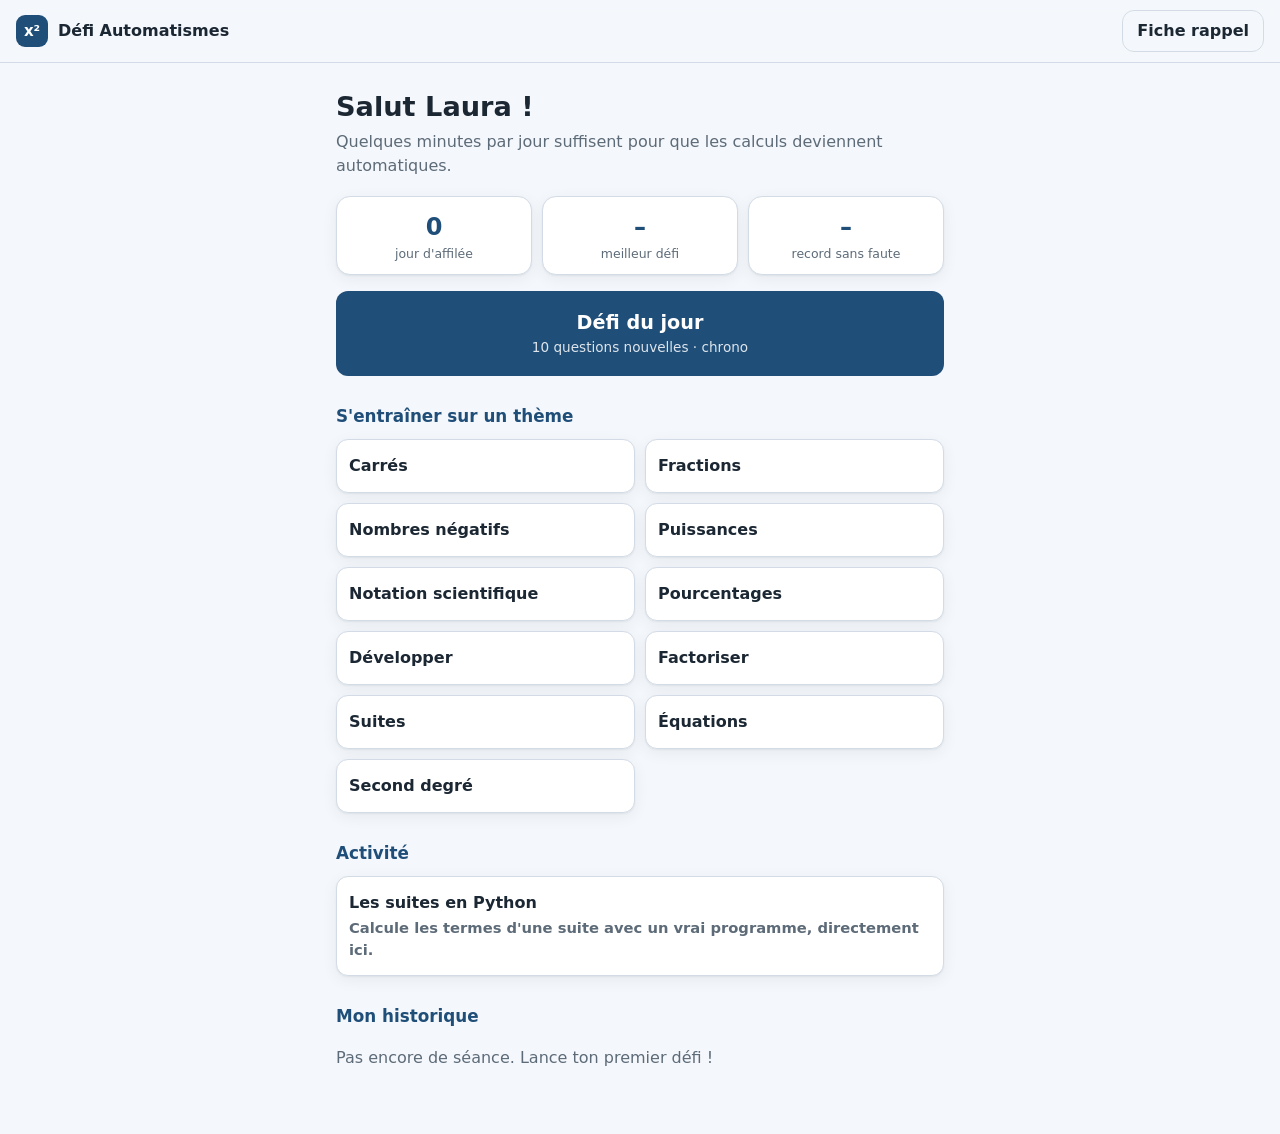
<file: index.html>
<!DOCTYPE html>
<html lang="fr">
<head>
  <meta charset="utf-8">
  <meta name="viewport" content="width=device-width, initial-scale=1">
  <title>Défi Automatismes</title>
  <meta name="description" content="Entraînement quotidien aux automatismes de calcul : carrés, fractions, puissances, développement, factorisation.">
  <link rel="icon" href="data:image/svg+xml,<svg xmlns='http://www.w3.org/2000/svg' viewBox='0 0 100 100'><rect width='100' height='100' rx='22' fill='%231F4E79'/><text x='50' y='68' font-size='52' text-anchor='middle' fill='white' font-family='Arial' font-weight='bold'>x²</text></svg>">
  <link rel="stylesheet" href="style.css">
</head>
<body>
  <header class="topbar">
    <button class="brand" id="homeBtn" type="button" aria-label="Accueil">
      <span class="logo">x²</span><span>Défi Automatismes</span>
    </button>
    <button class="ghost" id="rappelBtn" type="button">Fiche rappel</button>
  </header>

  <main id="app">
    <!-- Accueil -->
    <section id="home" class="screen">
      <h1 id="hello">Salut !</h1>
      <p class="lead">Quelques minutes par jour suffisent pour que les calculs deviennent automatiques.</p>

      <div class="stats" id="stats"></div>

      <button class="primary big" id="defiBtn" type="button">
        Défi du jour
        <small id="defiInfo">10 questions · chrono</small>
      </button>
      <p id="revoirInfo" class="revoir" hidden></p>

      <h2>S'entraîner sur un thème</h2>
      <div class="themes" id="themes"></div>

      <h2>Activité</h2>
      <a class="theme activity" href="suites.html">
        <b>Les suites en Python</b>
        <span class="muted small">Calcule les termes d'une suite avec un vrai programme, directement ici.</span>
      </a>

      <h2>Mon historique</h2>
      <div id="history" class="history"></div>
    </section>

    <!-- Quiz -->
    <section id="quiz" class="screen" hidden>
      <div class="quizhead">
        <span id="qTheme" class="chip"></span>
        <span id="qCount" class="muted"></span>
        <span id="qTimer" class="timer" aria-live="off">0:00</span>
      </div>
      <div class="progress"><div id="qBar"></div></div>

      <div class="card">
        <p id="qPrompt" class="prompt"></p>
        <form id="inputForm" class="inputrow" hidden autocomplete="off">
          <input id="answerInput" inputmode="text" placeholder="Ta réponse (ex. 3/4)" aria-label="Ta réponse">
          <button class="primary" type="submit">Valider</button>
        </form>
        <p id="inputHelp" class="muted small" hidden>Réponds avec un entier, un décimal (<b>1,15</b>) ou une fraction (<b>11/12</b>). Pour un nombre négatif, mets un moins devant : <b>-4</b> ou <b>-1/3</b>.</p>
        <div id="choices" class="choices" hidden></div>
        <div id="feedback" class="feedback" hidden></div>
        <button id="nextBtn" class="primary" type="button" hidden>Suivant</button>
      </div>
    </section>

    <!-- Résultat -->
    <section id="result" class="screen" hidden>
      <h1 id="rTitle"></h1>
      <div class="scorebox">
        <div><span id="rScore" class="bignum"></span><span class="muted">score</span></div>
        <div><span id="rTime" class="bignum"></span><span class="muted">temps</span></div>
      </div>
      <p id="rMsg" class="lead"></p>
      <div id="rErrors"></div>
      <div class="row">
        <button class="primary" id="againBtn" type="button">Recommencer</button>
        <button class="ghost" id="backBtn" type="button">Accueil</button>
      </div>
    </section>
  </main>

  <!-- Fiche rappel -->
  <dialog id="rappel">
    <div class="dialoghead">
      <h2>Fiche rappel</h2>
      <button class="ghost" id="closeRappel" type="button" aria-label="Fermer">✕</button>
    </div>
    <h3>Identités remarquables</h3>
    <ul class="formulas">
      <li>(a + b)<sup>2</sup> = a<sup>2</sup> + 2ab + b<sup>2</sup></li>
      <li>(a − b)<sup>2</sup> = a<sup>2</sup> − 2ab + b<sup>2</sup></li>
      <li>(a + b)(a − b) = a<sup>2</sup> − b<sup>2</sup></li>
    </ul>
    <p class="note">Piège : (2x)<sup>2</sup> = 2x × 2x = <b>4x<sup>2</sup></b>. Le nombre devant le x est aussi au carré !</p>
    <p class="muted small">De gauche à droite, on développe ; de droite à gauche, on factorise.</p>
    <h3>Puissances (a et b non nuls)</h3>
    <ul class="formulas">
      <li>a<sup>n</sup> × a<sup>m</sup> = a<sup>n+m</sup></li>
      <li>a<sup>n</sup> / a<sup>m</sup> = a<sup>n−m</sup></li>
      <li>(a<sup>n</sup>)<sup>m</sup> = a<sup>n×m</sup></li>
      <li>(a × b)<sup>n</sup> = a<sup>n</sup> × b<sup>n</sup></li>
      <li>a<sup>0</sup> = 1 &nbsp;·&nbsp; a<sup>−n</sup> = 1 / a<sup>n</sup></li>
    </ul>
    <h3>Fractions</h3>
    <ul class="formulas">
      <li>Addition : on met au même dénominateur.</li>
      <li>Multiplication : numérateurs ensemble, dénominateurs ensemble.</li>
      <li>Division : on multiplie par l'inverse.</li>
    </ul>
    <h3>Nombres négatifs</h3>
    <ul class="formulas">
      <li>Signes différents : on soustrait les distances à zéro et on garde le signe du plus éloigné de zéro. <span class="muted">(−7) + 3 = −4</span></li>
      <li>Soustraire, c'est ajouter l'opposé. <span class="muted">4 − (−6) = 4 + 6 = 10</span></li>
      <li>Produit ou quotient : moins par moins donne plus, un seul moins donne moins. <span class="muted">(−3) × (−5) = 15 ; (−24) ÷ 6 = −4</span></li>
      <li>(−3)<sup>2</sup> = 9 mais −3<sup>2</sup> = −9 : sans parenthèses, le carré ne porte que sur 3.</li>
    </ul>
    <h3>Équations du premier degré</h3>
    <ul class="formulas">
      <li>La balance : ce que je fais d'un côté du signe =, je le fais de l'autre.</li>
      <li>1. Je regroupe les x d'un côté et les nombres de l'autre (en ajoutant ou en soustrayant). 2. Je divise par le nombre devant x. <span class="muted">2x − 5 = 11 → 2x = 16 → x = 8</span></li>
      <li>On divise par le nombre devant x avec son signe. <span class="muted">−4x = 16 → x = 16 ÷ (−4) = −4</span></li>
      <li>x divisé par un nombre : on multiplie. <span class="muted">x/3 = 4 → x = 12</span></li>
      <li>Je vérifie en remplaçant x par ma solution.</li>
    </ul>
    <h3>Équations du second degré</h3>
    <ul class="formulas">
      <li>Produit nul : A × B = 0 si A = 0 ou B = 0. <span class="muted">(x − 3)(x + 5) = 0 → x = 3 ou x = −5</span></li>
      <li>x<sup>2</sup> = a : deux solutions √a et −√a si a &gt; 0, aucune si a &lt; 0.</li>
      <li>ax<sup>2</sup> + bx + c = 0 : Δ = b<sup>2</sup> − 4ac.</li>
      <li>Δ &gt; 0 : x = (−b − √Δ) / (2a) ou x = (−b + √Δ) / (2a). Δ = 0 : x = −b / (2a). Δ &lt; 0 : aucune solution.</li>
    </ul>
    <h3>Pourcentages</h3>
    <ul class="formulas">
      <li>Augmenter de t % : multiplier par 1 + t/100. <span class="muted">+15 % → × 1,15</span></li>
      <li>Diminuer de t % : multiplier par 1 − t/100. <span class="muted">−20 % → × 0,8</span></li>
      <li>Évolutions successives : on multiplie les coefficients.</li>
      <li>Taux moyen sur n périodes : coefficient moyen = (coefficient global)<sup>1/n</sup>. <span class="muted">+21 % en 2 ans → 1,21<sup>1/2</sup> = 1,1 → +10 %/an</span></li>
      <li>Indice base 100 : taux depuis la base = indice − 100. Entre deux indices, on calcule (I<sub>2</sub> − I<sub>1</sub>) ÷ I<sub>1</sub> × 100.</li>
    </ul>
    <h3>Suites</h3>
    <ul class="formulas">
      <li>Arithmétique (on ajoute r) : u<sub>n</sub> = u<sub>0</sub> + n × r</li>
      <li>Géométrique (on multiplie par q) : v<sub>n</sub> = v<sub>0</sub> × q<sup>n</sup></li>
      <li>1 + 2 + … + n = n(n + 1) / 2</li>
      <li>Somme arithmétique = nombre de termes × (premier + dernier) / 2</li>
      <li>Somme géométrique = premier terme × (1 − q<sup>N</sup>) / (1 − q), avec N le nombre de termes</li>
      <li>Attention : de u<sub>0</sub> à u<sub>n</sub>, il y a n + 1 termes.</li>
    </ul>
    <h3>Carrés à connaître</h3>
    <div class="squares" id="squares"></div>
  </dialog>

  <script src="questions.js"></script>
  <script src="app.js"></script>
</body>
</html>
</file>
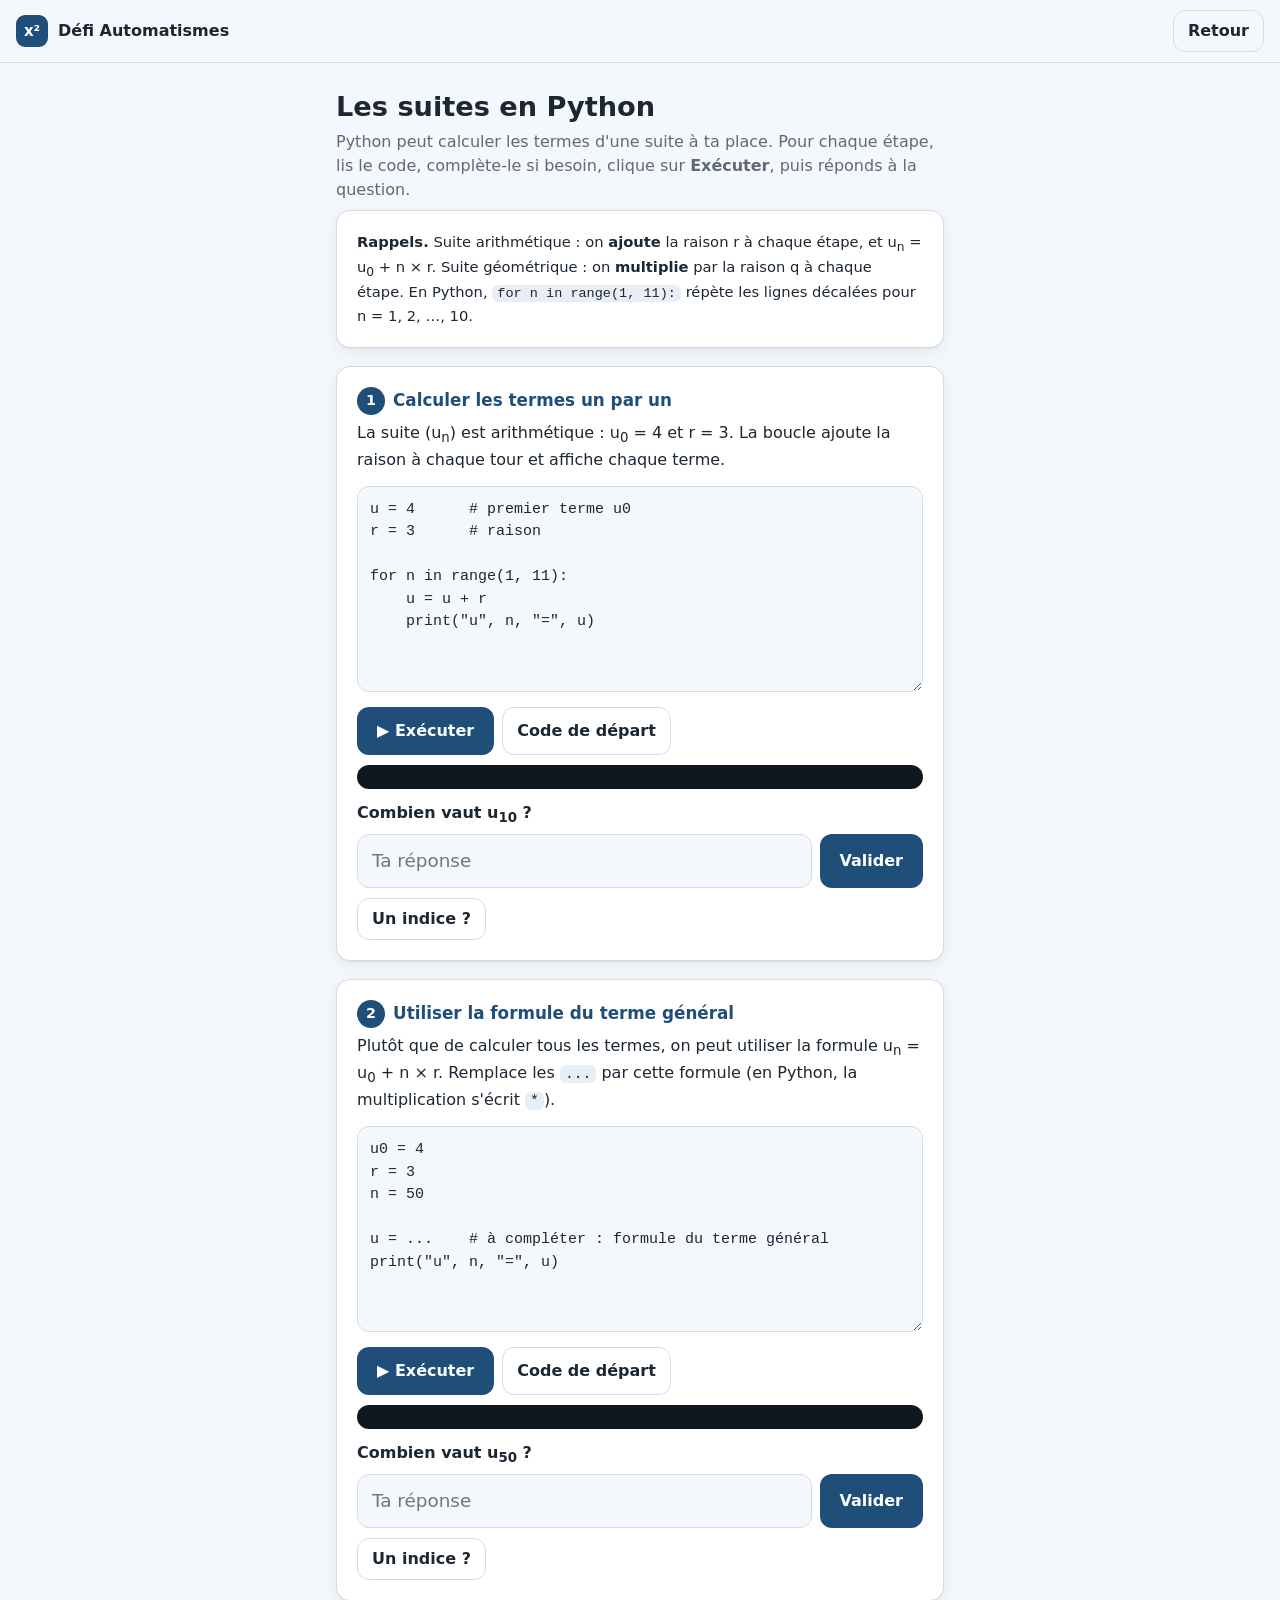
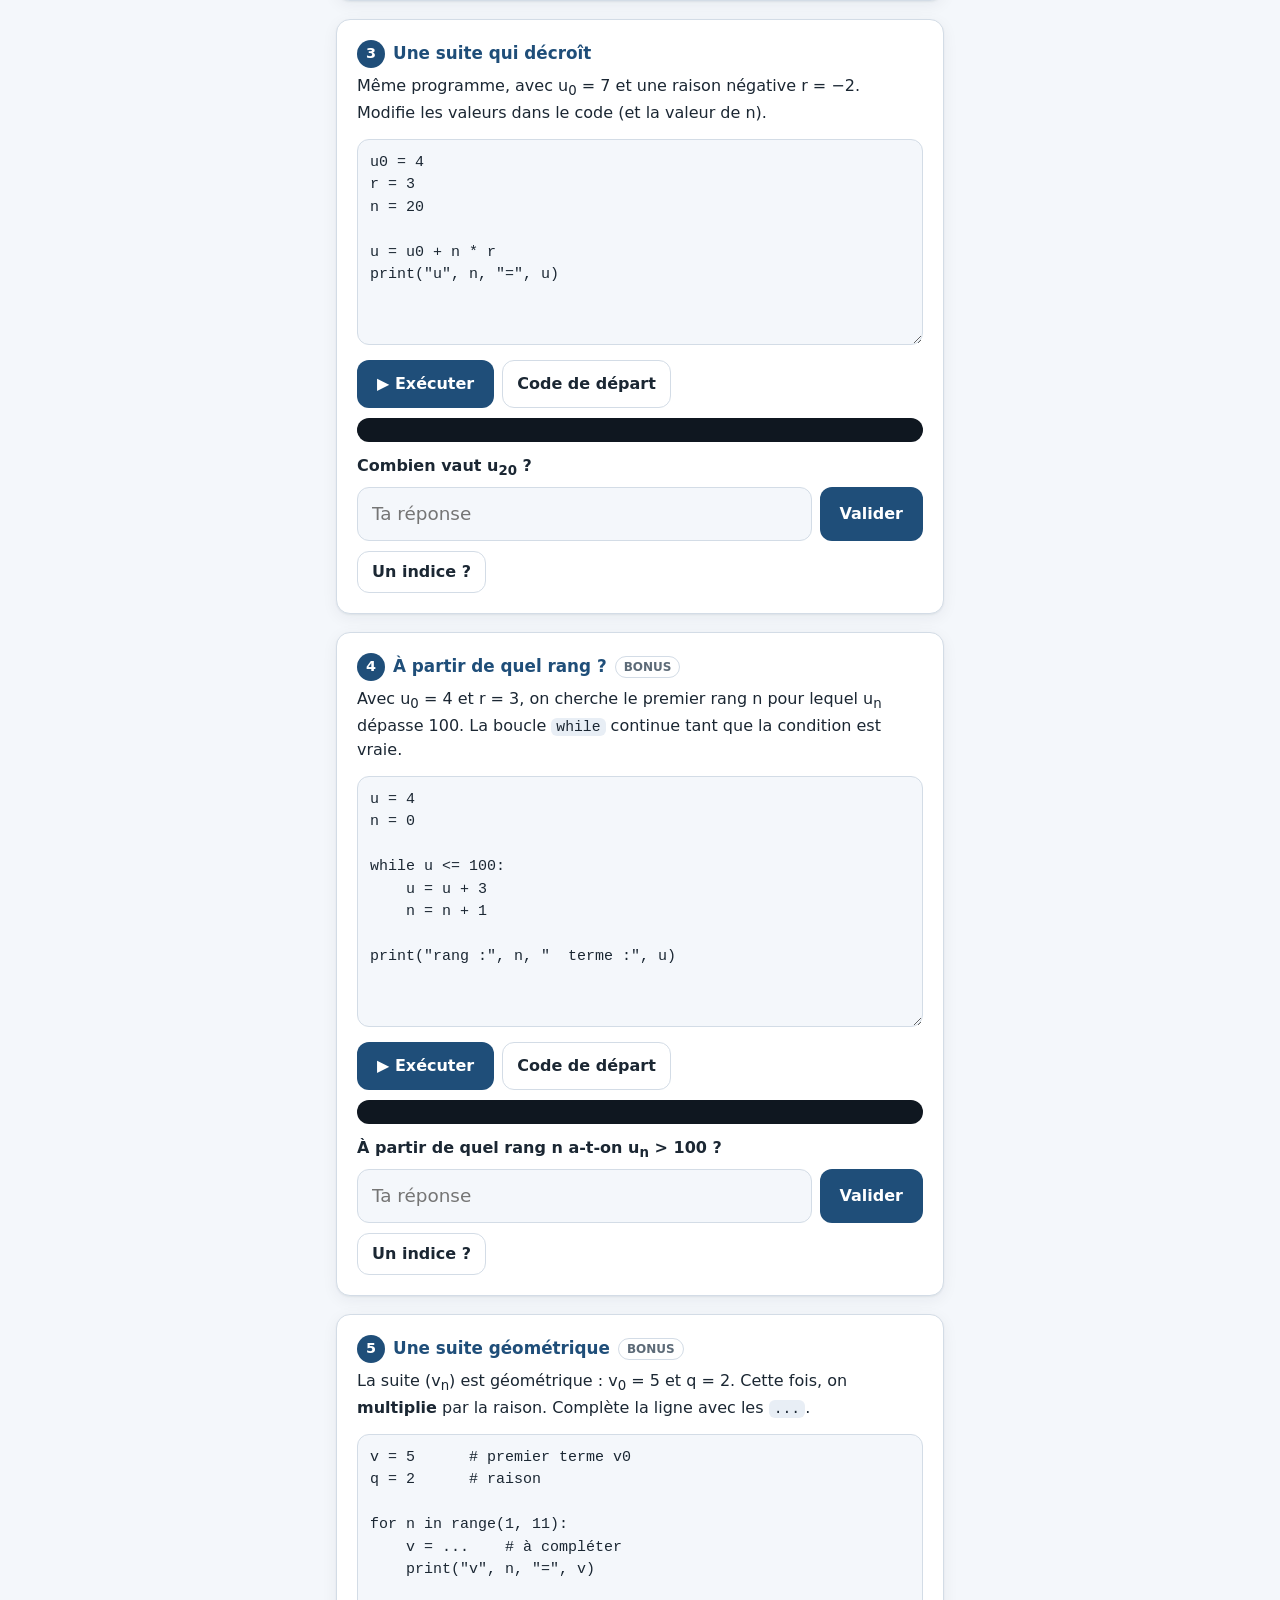
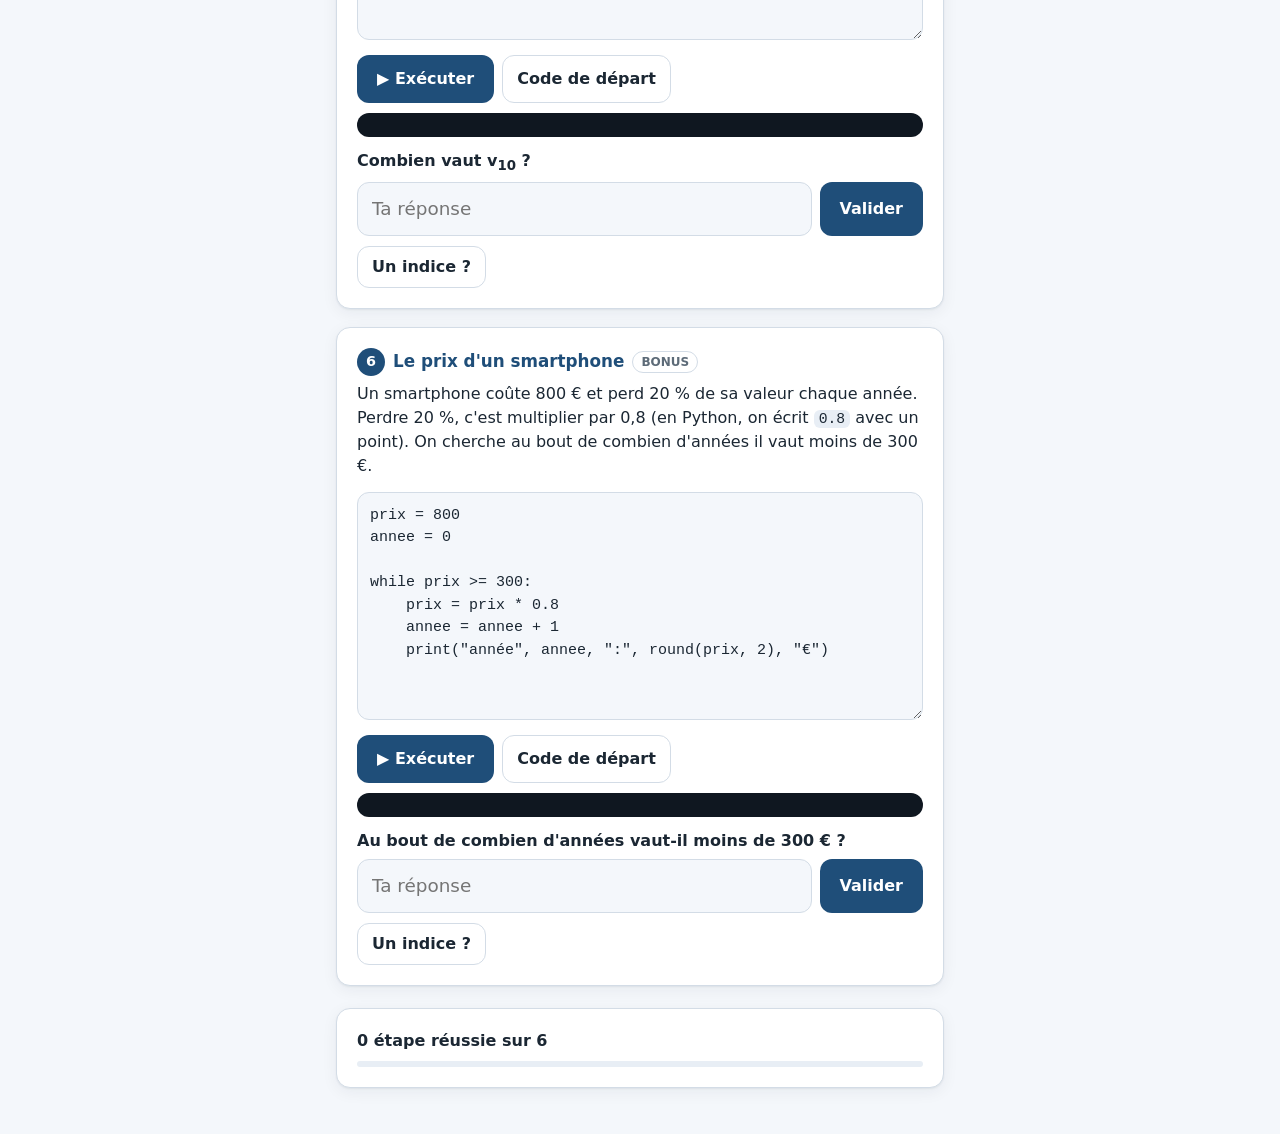
<file: suites.html>
<!DOCTYPE html>
<html lang="fr">
<head>
  <meta charset="utf-8">
  <meta name="viewport" content="width=device-width, initial-scale=1">
  <title>Suites en Python</title>
  <meta name="description" content="Activité : calculer les termes d'une suite avec Python, directement dans le navigateur.">
  <link rel="icon" href="data:image/svg+xml,<svg xmlns='http://www.w3.org/2000/svg' viewBox='0 0 100 100'><rect width='100' height='100' rx='22' fill='%231F4E79'/><text x='50' y='66' font-size='46' text-anchor='middle' fill='white' font-family='Arial' font-weight='bold'>uₙ</text></svg>">
  <link rel="stylesheet" href="style.css">
  <style>
    .intro { margin-bottom: 8px; }
    .step { margin-top: 18px; }
    .step h2 { margin: 0 0 6px; display: flex; align-items: center; gap: 8px; }
    .step h2 .num {
      display: inline-grid; place-items: center; width: 28px; height: 28px; border-radius: 50%;
      background: var(--accent); color: var(--surface); font-size: .9rem; flex: none;
    }
    .step.done h2 .num { background: var(--ok); }
    .step p { margin: 6px 0; }
    .bonus { font-size: .75rem; font-weight: 700; color: var(--muted); border: 1px solid var(--line); border-radius: 99px; padding: 1px 8px; }
    textarea.code {
      width: 100%; min-height: 140px; resize: vertical; margin-top: 8px;
      font: 15px/1.5 ui-monospace, SFMono-Regular, Menlo, Consolas, monospace;
      padding: 12px; border-radius: 12px; border: 1px solid var(--line);
      background: var(--bg); color: var(--text); tab-size: 4; white-space: pre;
    }
    textarea.code:focus { outline: none; border-color: var(--accent-2); }
    .toolbar { display: flex; gap: 8px; flex-wrap: wrap; margin-top: 8px; }
    .toolbar .ghost { padding: 10px 14px; }
    pre.out {
      margin: 10px 0 0; padding: 12px; border-radius: 12px; min-height: 1.5em;
      background: #0f1720; color: #d9e5ef; font: 14px/1.5 ui-monospace, Menlo, Consolas, monospace;
      white-space: pre-wrap; overflow-wrap: anywhere;
    }
    pre.out.err { color: #ffb4b4; }
    .ask { margin-top: 12px; }
    .ask label { display: block; font-weight: 600; margin-bottom: 6px; }
    .hint { margin-top: 10px; padding: 10px 12px; border-radius: 10px; background: var(--warn-soft); font-size: .93rem; }
    .loading { font-size: .9rem; color: var(--muted); margin-top: 8px; }
    code { font-family: ui-monospace, Menlo, Consolas, monospace; background: var(--accent-soft); padding: 1px 5px; border-radius: 6px; font-size: .92em; }
    .score { margin-top: 22px; }
  </style>
</head>
<body>
  <header class="topbar">
    <a class="brand" href="index.html" style="text-decoration:none">
      <span class="logo">x²</span><span>Défi Automatismes</span>
    </a>
    <a class="ghost" href="index.html" style="text-decoration:none">Retour</a>
  </header>

  <main>
    <h1>Les suites en Python</h1>
    <p class="lead intro">Python peut calculer les termes d'une suite à ta place. Pour chaque étape, lis le code, complète-le si besoin, clique sur <b>Exécuter</b>, puis réponds à la question.</p>
    <div class="card small">
      <b>Rappels.</b> Suite arithmétique : on <b>ajoute</b> la raison r à chaque étape, et u<sub>n</sub> = u<sub>0</sub> + n × r.
      Suite géométrique : on <b>multiplie</b> par la raison q à chaque étape.
      En Python, <code>for n in range(1, 11):</code> répète les lignes décalées pour n = 1, 2, …, 10.
    </div>

    <div id="steps"></div>

    <div class="card score" id="scoreBox">
      <b id="scoreTxt">0 étape réussie sur 6</b>
      <div class="progress" style="margin:8px 0 0"><div id="scoreBar"></div></div>
    </div>
  </main>

  <script src="pyodide/pyodide.js"></script>
  <script>
  (function () {
    "use strict";

    const STEPS = [
      {
        title: "Calculer les termes un par un",
        text: "La suite (u<sub>n</sub>) est arithmétique : u<sub>0</sub> = 4 et r = 3. La boucle ajoute la raison à chaque tour et affiche chaque terme.",
        code: "u = 4      # premier terme u0\nr = 3      # raison\n\nfor n in range(1, 11):\n    u = u + r\n    print(\"u\", n, \"=\", u)\n",
        question: "Combien vaut u<sub>10</sub> ?",
        answer: 34,
        hint: "Exécute le code et lis la dernière ligne affichée.",
      },
      {
        title: "Utiliser la formule du terme général",
        text: "Plutôt que de calculer tous les termes, on peut utiliser la formule u<sub>n</sub> = u<sub>0</sub> + n × r. Remplace les <code>...</code> par cette formule (en Python, la multiplication s'écrit <code>*</code>).",
        code: "u0 = 4\nr = 3\nn = 50\n\nu = ...    # à compléter : formule du terme général\nprint(\"u\", n, \"=\", u)\n",
        question: "Combien vaut u<sub>50</sub> ?",
        answer: 154,
        hint: "Écris u = u0 + n * r. Vérifie : avec n = 10, tu dois retrouver 34 comme à l'étape 1.",
      },
      {
        title: "Une suite qui décroît",
        text: "Même programme, avec u<sub>0</sub> = 7 et une raison négative r = −2. Modifie les valeurs dans le code (et la valeur de n).",
        code: "u0 = 4\nr = 3\nn = 20\n\nu = u0 + n * r\nprint(\"u\", n, \"=\", u)\n",
        question: "Combien vaut u<sub>20</sub> ?",
        answer: -33,
        hint: "Remplace 4 par 7 et 3 par -2. Calcul : 7 + 20 × (−2).",
      },
      {
        title: "À partir de quel rang ?",
        bonus: true,
        text: "Avec u<sub>0</sub> = 4 et r = 3, on cherche le premier rang n pour lequel u<sub>n</sub> dépasse 100. La boucle <code>while</code> continue tant que la condition est vraie.",
        code: "u = 4\nn = 0\n\nwhile u <= 100:\n    u = u + 3\n    n = n + 1\n\nprint(\"rang :\", n, \"  terme :\", u)\n",
        question: "À partir de quel rang n a-t-on u<sub>n</sub> > 100 ?",
        answer: 33,
        hint: "Exécute le code : il affiche le rang. Vérifie avec la formule : 4 + 3 × 33 = 103.",
      },
      {
        title: "Une suite géométrique",
        bonus: true,
        text: "La suite (v<sub>n</sub>) est géométrique : v<sub>0</sub> = 5 et q = 2. Cette fois, on <b>multiplie</b> par la raison. Complète la ligne avec les <code>...</code>.",
        code: "v = 5      # premier terme v0\nq = 2      # raison\n\nfor n in range(1, 11):\n    v = ...    # à compléter\n    print(\"v\", n, \"=\", v)\n",
        question: "Combien vaut v<sub>10</sub> ?",
        answer: 5120,
        hint: "Écris v = v * q. Vérifie avec la formule : v<sub>10</sub> = 5 × 2<sup>10</sup> = 5 × 1024.",
      },
      {
        title: "Le prix d'un smartphone",
        bonus: true,
        text: "Un smartphone coûte 800 € et perd 20 % de sa valeur chaque année. Perdre 20 %, c'est multiplier par 0,8 (en Python, on écrit <code>0.8</code> avec un point). On cherche au bout de combien d'années il vaut moins de 300 €.",
        code: "prix = 800\nannee = 0\n\nwhile prix >= 300:\n    prix = prix * 0.8\n    annee = annee + 1\n    print(\"année\", annee, \":\", round(prix, 2), \"€\")\n",
        question: "Au bout de combien d'années vaut-il moins de 300 € ?",
        answer: 5,
        hint: "Exécute le code et regarde la première année où le prix passe sous 300 €.",
      },
    ];

    const KEY = "defi-automatismes-suites";
    const load = () => { try { return JSON.parse(localStorage.getItem(KEY)) || {}; } catch (e) { return {}; } };
    const save = (s) => { try { localStorage.setItem(KEY, JSON.stringify(s)); } catch (e) {} };
    let saved = load(); // { done: [indices], code: {i: "..."} }
    saved.done = saved.done || [];
    saved.code = saved.code || {};

    // ---------- Python (Pyodide, fichiers hébergés avec l'appli) ----------
    let pyPromise = null;
    function getPython(statusEl) {
      if (!pyPromise) {
        statusEl.textContent = "Chargement de Python… (quelques secondes, seulement la première fois)";
        pyPromise = loadPyodide({ indexURL: "pyodide/" });
      }
      return pyPromise;
    }

    async function run(i) {
      const ta = document.getElementById("code" + i);
      const out = document.getElementById("out" + i);
      const status = document.getElementById("status" + i);
      out.classList.remove("err");
      out.textContent = "";
      let py;
      try { py = await getPython(status); }
      catch (e) { status.textContent = "Impossible de charger Python. Vérifie ta connexion puis recharge la page."; return; }
      status.textContent = "";
      const lines = [];
      py.setStdout({ batched: (s) => lines.push(s) });
      py.setStderr({ batched: (s) => lines.push(s) });
      if (/\.\.\./.test(ta.value.replace(/#.*$/gm, ""))) {
        out.classList.add("err");
        out.textContent = "Il reste des « ... » à compléter dans le code.";
        return;
      }
      try {
        await py.runPythonAsync(ta.value);
        out.textContent = lines.join("\n") || "(Le programme n'a rien affiché : as-tu bien mis un print ?)";
      } catch (e) {
        out.classList.add("err");
        const msg = String(e.message || e).trim().split("\n");
        const last = msg[msg.length - 1];
        out.textContent = (lines.length ? lines.join("\n") + "\n\n" : "") + "Erreur : " + last + "\n" + explainError(last);
      }
    }

    function explainError(m) {
      if (/IndentationError/.test(m)) return "Astuce : les lignes dans la boucle doivent être décalées de 4 espaces.";
      if (/SyntaxError/.test(m)) return "Astuce : vérifie les parenthèses, les deux-points « : » et les signes.";
      if (/NameError/.test(m)) return "Astuce : une variable est mal écrite ou n'a pas reçu de valeur (attention aux majuscules).";
      return "";
    }

    // ---------- interface ----------
    function render() {
      const root = document.getElementById("steps");
      root.innerHTML = STEPS.map((s, i) => `
        <section class="card step" id="step${i}">
          <h2><span class="num">${i + 1}</span>${s.title} ${s.bonus ? '<span class="bonus">BONUS</span>' : ""}</h2>
          <p>${s.text}</p>
          <textarea class="code" id="code${i}" spellcheck="false" autocapitalize="off" autocomplete="off" aria-label="Code Python de l'étape ${i + 1}"></textarea>
          <div class="toolbar">
            <button class="primary" type="button" data-run="${i}">▶ Exécuter</button>
            <button class="ghost" type="button" data-reset="${i}">Code de départ</button>
          </div>
          <p class="loading" id="status${i}"></p>
          <pre class="out" id="out${i}" aria-live="polite"></pre>
          <div class="ask"><label for="ans${i}">${s.question}</label></div>
          <div class="inputrow" style="margin-top:6px">
            <input id="ans${i}" inputmode="text" placeholder="Ta réponse">
            <button class="primary" type="button" data-check="${i}">Valider</button>
          </div>
          <div class="feedback" id="fb${i}" hidden></div>
          <button class="ghost" type="button" data-hint="${i}" style="margin-top:10px">Un indice ?</button>
          <div class="hint" id="hint${i}" hidden>${s.hint}</div>
        </section>`).join("");

      STEPS.forEach((s, i) => {
        const ta = document.getElementById("code" + i);
        ta.value = saved.code[i] ?? s.code;
        ta.rows = Math.max(6, ta.value.split("\n").length + 1);
        ta.addEventListener("input", () => { saved.code[i] = ta.value; save(saved); });
        ta.addEventListener("keydown", (e) => {
          if (e.key === "Tab") {
            e.preventDefault();
            const a = ta.selectionStart, b = ta.selectionEnd;
            ta.value = ta.value.slice(0, a) + "    " + ta.value.slice(b);
            ta.selectionStart = ta.selectionEnd = a + 4;
            saved.code[i] = ta.value; save(saved);
          }
        });
        if (saved.done.includes(i)) markDone(i, false);
      });

      root.addEventListener("click", (e) => {
        const t = e.target.closest("button");
        if (!t) return;
        if (t.dataset.run !== undefined) run(+t.dataset.run);
        if (t.dataset.reset !== undefined) {
          const i = +t.dataset.reset, ta = document.getElementById("code" + i);
          ta.value = STEPS[i].code; delete saved.code[i]; save(saved);
        }
        if (t.dataset.hint !== undefined) document.getElementById("hint" + t.dataset.hint).hidden = false;
        if (t.dataset.check !== undefined) check(+t.dataset.check);
      });
      root.addEventListener("keydown", (e) => {
        if (e.key === "Enter" && e.target.id && e.target.id.startsWith("ans")) { e.preventDefault(); check(+e.target.id.slice(3)); }
      });
      updateScore();
    }

    function check(i) {
      const v = document.getElementById("ans" + i).value.trim().replace(",", ".").replace(/[−–]/g, "-").replace(/\s|€/g, "");
      const fb = document.getElementById("fb" + i);
      fb.hidden = false;
      if (v === "" || isNaN(Number(v))) {
        fb.className = "feedback info"; fb.textContent = "Écris un nombre.";
        return;
      }
      if (Number(v) === STEPS[i].answer) {
        fb.className = "feedback ok"; fb.innerHTML = "<b>Bravo !</b>";
        markDone(i, true);
      } else {
        fb.className = "feedback ko"; fb.innerHTML = "<b>Pas tout à fait.</b> Exécute le code, relis le résultat, ou demande un indice.";
      }
    }

    function markDone(i, persist) {
      document.getElementById("step" + i).classList.add("done");
      if (persist && !saved.done.includes(i)) { saved.done.push(i); save(saved); }
      updateScore();
    }

    function updateScore() {
      const n = saved.done.length;
      document.getElementById("scoreTxt").textContent =
        n === STEPS.length ? "Bravo, tu as réussi les 6 étapes !" : `${n} étape${n > 1 ? "s" : ""} réussie${n > 1 ? "s" : ""} sur ${STEPS.length}`;
      document.getElementById("scoreBar").style.width = `${(n / STEPS.length) * 100}%`;
    }

    render();
  })();
  </script>
</body>
</html>
</file>
<file: style.css>
:root {
  --bg: #f4f7fb;
  --surface: #ffffff;
  --text: #1b2733;
  --muted: #5d6b78;
  --accent: #1f4e79;
  --accent-2: #4a87c4;
  --accent-soft: #e8eef5;
  --line: #d3dce6;
  --ok: #1e7b4a;
  --ok-soft: #e3f4ea;
  --ko: #b23b3b;
  --ko-soft: #fbe9e9;
  --warn-soft: #fff6e5;
  --radius: 14px;
  --shadow: 0 1px 2px rgba(16, 32, 48, .06), 0 4px 16px rgba(16, 32, 48, .06);
  color-scheme: light dark;
}
@media (prefers-color-scheme: dark) {
  :root {
    --bg: #0f1720;
    --surface: #17222e;
    --text: #e6edf3;
    --muted: #9aa8b6;
    --accent: #7fb2e5;
    --accent-2: #4a87c4;
    --accent-soft: #1d2d3d;
    --line: #2a3a4b;
    --ok: #5fcf90;
    --ok-soft: #173326;
    --ko: #f08a8a;
    --ko-soft: #3a1f22;
    --warn-soft: #3a3020;
    --shadow: none;
  }
}

* { box-sizing: border-box; }
[hidden] { display: none !important; }
html, body { margin: 0; }
body {
  background: var(--bg);
  color: var(--text);
  font: 16px/1.5 system-ui, -apple-system, "Segoe UI", Roboto, Arial, sans-serif;
  -webkit-font-smoothing: antialiased;
}
button, input { font: inherit; color: inherit; }
sup { font-size: .7em; line-height: 0; }

/* barre du haut */
.topbar {
  position: sticky; top: 0; z-index: 5;
  display: flex; align-items: center; justify-content: space-between; gap: 12px;
  padding: 10px 16px;
  background: color-mix(in srgb, var(--bg) 88%, transparent);
  backdrop-filter: blur(8px);
  border-bottom: 1px solid var(--line);
}
.brand {
  display: flex; align-items: center; gap: 10px;
  background: none; border: 0; padding: 0; cursor: pointer;
  font-weight: 700; color: var(--text);
}
.logo {
  display: grid; place-items: center;
  width: 32px; height: 32px; border-radius: 9px;
  background: var(--accent); color: var(--surface);
  font-size: 15px; font-weight: 800;
}

main { max-width: 640px; margin: 0 auto; padding: 20px 16px 48px; }
h1 { font-size: 1.7rem; line-height: 1.2; margin: 8px 0 6px; }
h2 { font-size: 1.05rem; margin: 28px 0 10px; color: var(--accent); }
h3 { font-size: .95rem; margin: 18px 0 6px; color: var(--accent); }
.lead { color: var(--muted); margin: 0 0 18px; }
.muted { color: var(--muted); }
.small { font-size: .92rem; }

/* boutons */
.primary, .ghost, .theme, .choice {
  border-radius: 12px; cursor: pointer;
  transition: transform .06s ease, background-color .15s ease, border-color .15s ease;
}
.primary {
  background: var(--accent); color: var(--surface);
  border: 0; padding: 12px 20px; font-weight: 650;
}
.primary:active, .theme:active, .choice:active { transform: scale(.98); }
.primary:disabled { opacity: .5; cursor: default; }
.ghost {
  background: transparent; border: 1px solid var(--line);
  padding: 8px 14px; font-weight: 600; color: var(--text);
}
.big {
  width: 100%; display: flex; flex-direction: column; align-items: center;
  padding: 18px; font-size: 1.2rem;
}
.big small { font-weight: 500; opacity: .85; font-size: .85rem; }
:focus-visible { outline: 3px solid var(--accent-2); outline-offset: 2px; }

/* accueil */
.stats { display: grid; grid-template-columns: repeat(3, 1fr); gap: 10px; margin-bottom: 16px; }
.stat {
  background: var(--surface); border: 1px solid var(--line); border-radius: var(--radius);
  padding: 12px 10px; text-align: center; box-shadow: var(--shadow);
  display: flex; flex-direction: column; gap: 2px;
}
.stat .muted { font-size: .78rem; line-height: 1.2; }
.bignum { font-size: 1.5rem; font-weight: 750; color: var(--accent); font-variant-numeric: tabular-nums; }
.themes { display: grid; grid-template-columns: repeat(2, 1fr); gap: 10px; }
.theme {
  background: var(--surface); border: 1px solid var(--line);
  padding: 14px 12px; text-align: left; font-weight: 600; box-shadow: var(--shadow);
}
.theme:hover { border-color: var(--accent-2); }
.activity { display: flex; flex-direction: column; gap: 2px; text-decoration: none; color: var(--text); }
.history table { width: 100%; border-collapse: collapse; font-size: .9rem; background: var(--surface); border-radius: var(--radius); overflow: hidden; border: 1px solid var(--line); }
.history th, .history td { padding: 8px 10px; text-align: left; border-bottom: 1px solid var(--line); }
.history th { color: var(--muted); font-weight: 600; font-size: .8rem; }
.history tr:last-child td { border-bottom: 0; }

/* quiz */
.quizhead { display: flex; align-items: center; gap: 10px; margin-bottom: 10px; }
.quizhead .timer { margin-left: auto; font-variant-numeric: tabular-nums; font-weight: 700; color: var(--accent); }
.chip {
  display: inline-block; margin: 0;
  background: var(--accent-soft); color: var(--accent);
  border-radius: 999px; padding: 2px 10px; font-size: .8rem; font-weight: 650;
}
.chip.review { background: var(--warn-soft); color: var(--text); }
.revoir { margin: 10px 0 0; padding: 8px 12px; border-radius: 10px; background: var(--warn-soft); font-size: .9rem; }
.progress { height: 6px; background: var(--accent-soft); border-radius: 99px; overflow: hidden; margin-bottom: 16px; }
.progress div { height: 100%; width: 0; background: var(--accent-2); transition: width .3s ease; }
.card {
  background: var(--surface); border: 1px solid var(--line); border-radius: var(--radius);
  padding: 20px; box-shadow: var(--shadow);
}
.prompt { font-size: 1.45rem; font-weight: 650; margin: 0 0 18px; line-height: 1.6; overflow-wrap: anywhere; }
.prompt.small { font-size: 1.05rem; margin: 6px 0; }
.inputrow { display: flex; gap: 8px; }
.inputrow input {
  flex: 1; min-width: 0; padding: 12px 14px; font-size: 1.15rem;
  border: 1px solid var(--line); border-radius: 12px; background: var(--bg);
}
.inputrow input:focus { outline: none; border-color: var(--accent-2); box-shadow: 0 0 0 3px color-mix(in srgb, var(--accent-2) 25%, transparent); }
.choices { display: grid; gap: 10px; }
.choice {
  background: var(--bg); border: 1.5px solid var(--line);
  padding: 13px 14px; text-align: left; font-size: 1.12rem;
}
.choice:hover:not(:disabled) { border-color: var(--accent-2); }
.choice:disabled { cursor: default; }
.choice.good { border-color: var(--ok); background: var(--ok-soft); }
.choice.bad { border-color: var(--ko); background: var(--ko-soft); }
.feedback { margin-top: 16px; padding: 12px 14px; border-radius: 12px; border-left: 4px solid; }
.feedback p { margin: 4px 0; }
.feedback.ok { background: var(--ok-soft); border-color: var(--ok); }
.feedback.ko { background: var(--ko-soft); border-color: var(--ko); }
.feedback.info { background: var(--accent-soft); border-color: var(--accent-2); }
#nextBtn { margin-top: 14px; width: 100%; }

/* fractions empilées */
.frac {
  display: inline-flex; flex-direction: column; vertical-align: middle;
  text-align: center; line-height: 1.1; margin: 0 .12em; font-size: .9em;
}
.frac > span:first-child { border-bottom: 1.5px solid currentColor; padding: 0 .2em; }
.frac > span:last-child { padding: 0 .2em; }

/* symbole somme */
.sigma { display: inline-flex; flex-direction: column; align-items: center; vertical-align: middle; line-height: 1; margin: 0 .15em; }
.sigma > span:nth-child(1), .sigma > span:nth-child(3) { font-size: .55em; }
.sigma > span:nth-child(2) { font-size: 1.4em; }

/* résultat */
.scorebox { display: grid; grid-template-columns: 1fr 1fr; gap: 10px; margin: 14px 0; }
.scorebox > div {
  background: var(--surface); border: 1px solid var(--line); border-radius: var(--radius);
  padding: 16px; text-align: center; display: flex; flex-direction: column; box-shadow: var(--shadow);
}
.scorebox .bignum { font-size: 2rem; }
.errcard {
  background: var(--surface); border: 1px solid var(--line); border-left: 4px solid var(--ko);
  border-radius: 12px; padding: 12px 14px; margin-bottom: 10px;
}
.errcard p { margin: 4px 0; }
.row { display: flex; gap: 10px; margin-top: 18px; flex-wrap: wrap; }

/* fiche rappel */
dialog {
  width: min(560px, calc(100% - 32px)); max-height: calc(100% - 48px);
  border: 1px solid var(--line); border-radius: var(--radius);
  background: var(--surface); color: var(--text); padding: 18px 20px 22px;
}
dialog::backdrop { background: rgba(10, 20, 30, .45); }
.dialoghead { display: flex; align-items: center; justify-content: space-between; }
.dialoghead h2 { margin: 0; }
.formulas { margin: 0; padding-left: 18px; }
.formulas li { margin: 3px 0; }
.note { background: var(--warn-soft); border-radius: 10px; padding: 8px 12px; margin: 10px 0 4px; }
.squares { display: grid; grid-template-columns: repeat(3, 1fr); gap: 4px 12px; font-size: .92rem; }

@media (max-width: 420px) {
  .prompt { font-size: 1.25rem; }
  .bignum { font-size: 1.25rem; }
  .squares { grid-template-columns: repeat(2, 1fr); }
}
</file>
